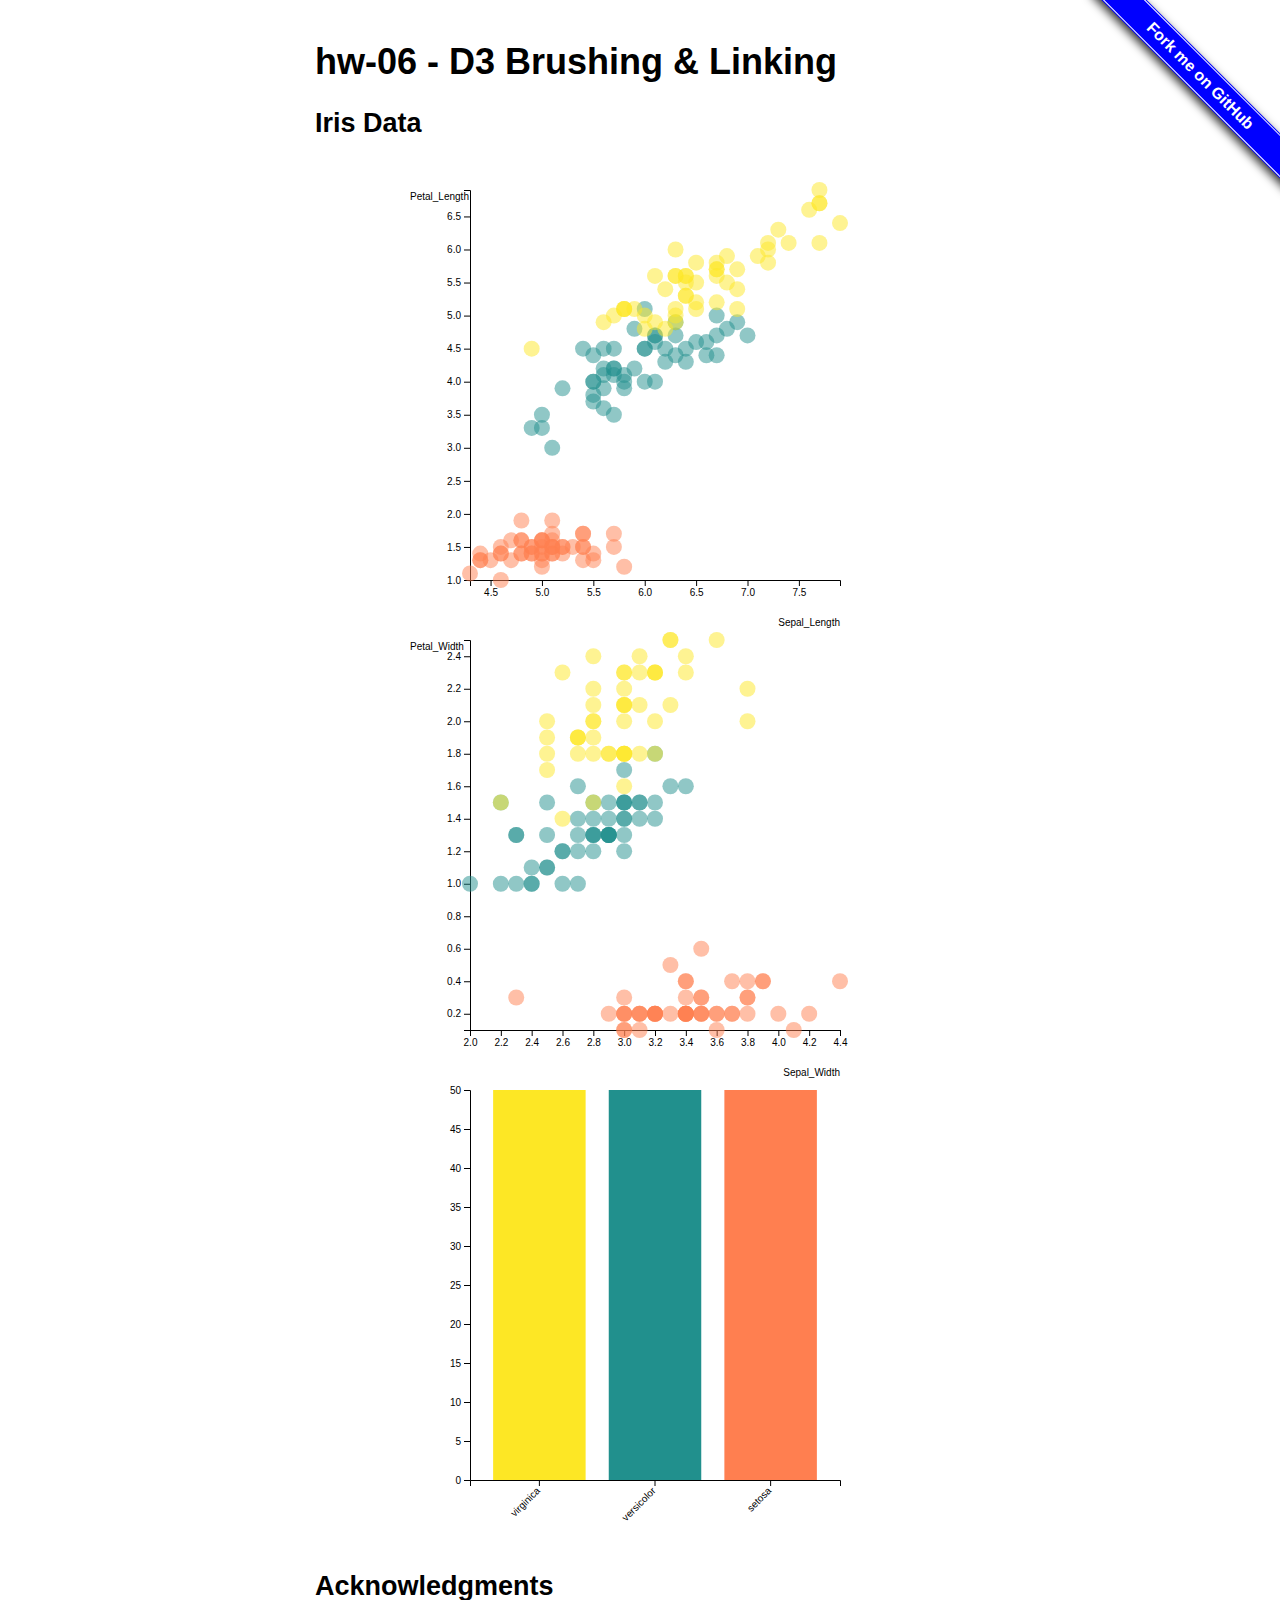
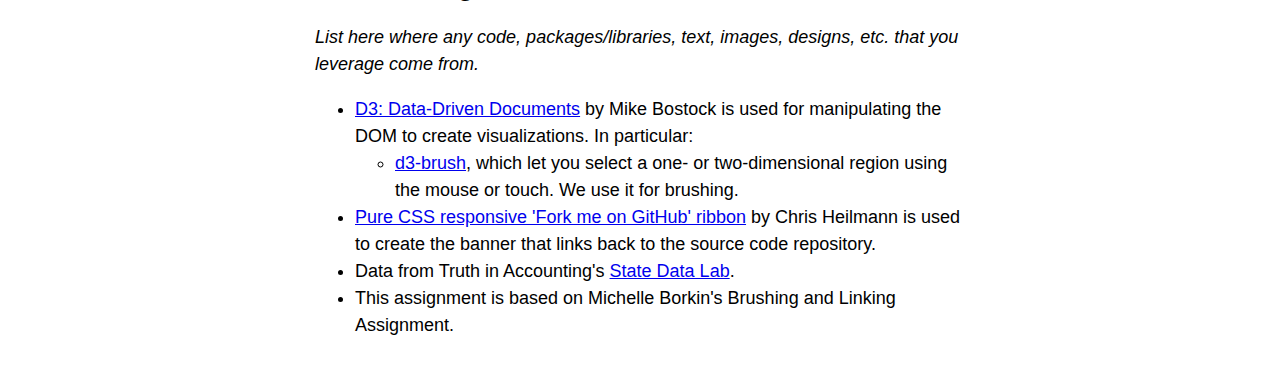
<file: index.html>
<!DOCTYPE html>
<html lang='en'>

<!-- Metadata -->
<head>
  <meta charset='utf-8'>

  <!-- Title -->
  <title>hw-06 - D3 Brushing &amp; Linking</title>
  
  <!-- CSS Styling -->
  <link rel='stylesheet' href='style.css'>

  <!-- Favicons -->
  <link rel='apple-touch-icon' sizes='180x180' href='favicons/apple-touch-icon.png'>
  <link rel='icon' type='image/png' sizes='32x32' href='favicons/favicon-32x32.png'>
  <link rel='icon' type='image/png' sizes='16x16' href='favicons/favicon-16x16.png'>
  <link rel='manifest' href='favicons/site.webmanifest'>
  <link rel='shortcut icon' href='favicons/favicon.ico'>
  <meta name='msapplication-TileColor' content='#da532c'>
  <meta name='msapplication-config' content='favicons/browserconfig.xml'>
  <meta name='theme-color' content='#ffffff'>
</head>

<!-- Main page content -->
<body>

  <!-- Update this with your GitHub repo URL -->
  <span id='forkongithub'><a href='https://github.com/DS4200-Fall21-Sec02/hw-06-d3-brushing-and-linking-hw-06-d3-brushing-linking-wt-rw-lp.git'>Fork me on GitHub</a></span>

  <div class='content-column'>
    <h1>hw-06 - D3 Brushing &amp; Linking</h1>
    <h2>Iris Data</h2>  
  </div>
  
  <!-- Visualization goes here -->
  <div class='vis-holder'>
    <div class="vis-holder" id='dataviz_brushScatter'></div>
  </div>

  <!-- Visualization goes here -->
  <div class='vis-holder2'>
    <div class="vis-holder2" id='dataviz_brushScatter2'></div>
  </div>

  <div class='vis-holder3'>
    <div class="vis-holder3" id='dataviz_brushScatter3'></div>
  </div>
 
  <!-- Further writeup -->
  <div class='content-column'>
    <h2>Acknowledgments</h2>

    <p>
      <em>List here where any code, packages/libraries, text, images, designs, etc. that you leverage come from.</em>
    </p>

    <ul>
      <li><a href='https://d3js.org/'>
        D3: Data-Driven Documents</a>
        by Mike Bostock is used for manipulating the DOM to create visualizations. In particular:
        <ul>
          <li><a href='https://github.com/d3/d3-brush'>d3-brush</a>, which let you select a one- or two-dimensional region using the mouse or touch. We use it for brushing.</li>
        </ul>
      </li>
      <li><a href='https://codepo8.github.io/css-fork-on-github-ribbon/#'>
        Pure CSS responsive 'Fork me on GitHub' ribbon</a>
        by Chris Heilmann is used to create the banner that links back to the source code repository.
      </li>
      <li>Data from Truth in Accounting's <a href='https://www.statedatalab.org/state_data_and_comparisons/'>State Data Lab</a>.
      </li>
      <li>This assignment is based on Michelle Borkin's Brushing and Linking Assignment.
      </li>
    </ul>
  </div>

  <!-- Scripts at the end avoid need for dealing with async, defer, or onload event handlers -->
  <script src='lib/d3.v6.1.1/d3.min.js'></script>
  <script src='brushinglinkingstarter.js'></script>
</body>

</html>
</file>
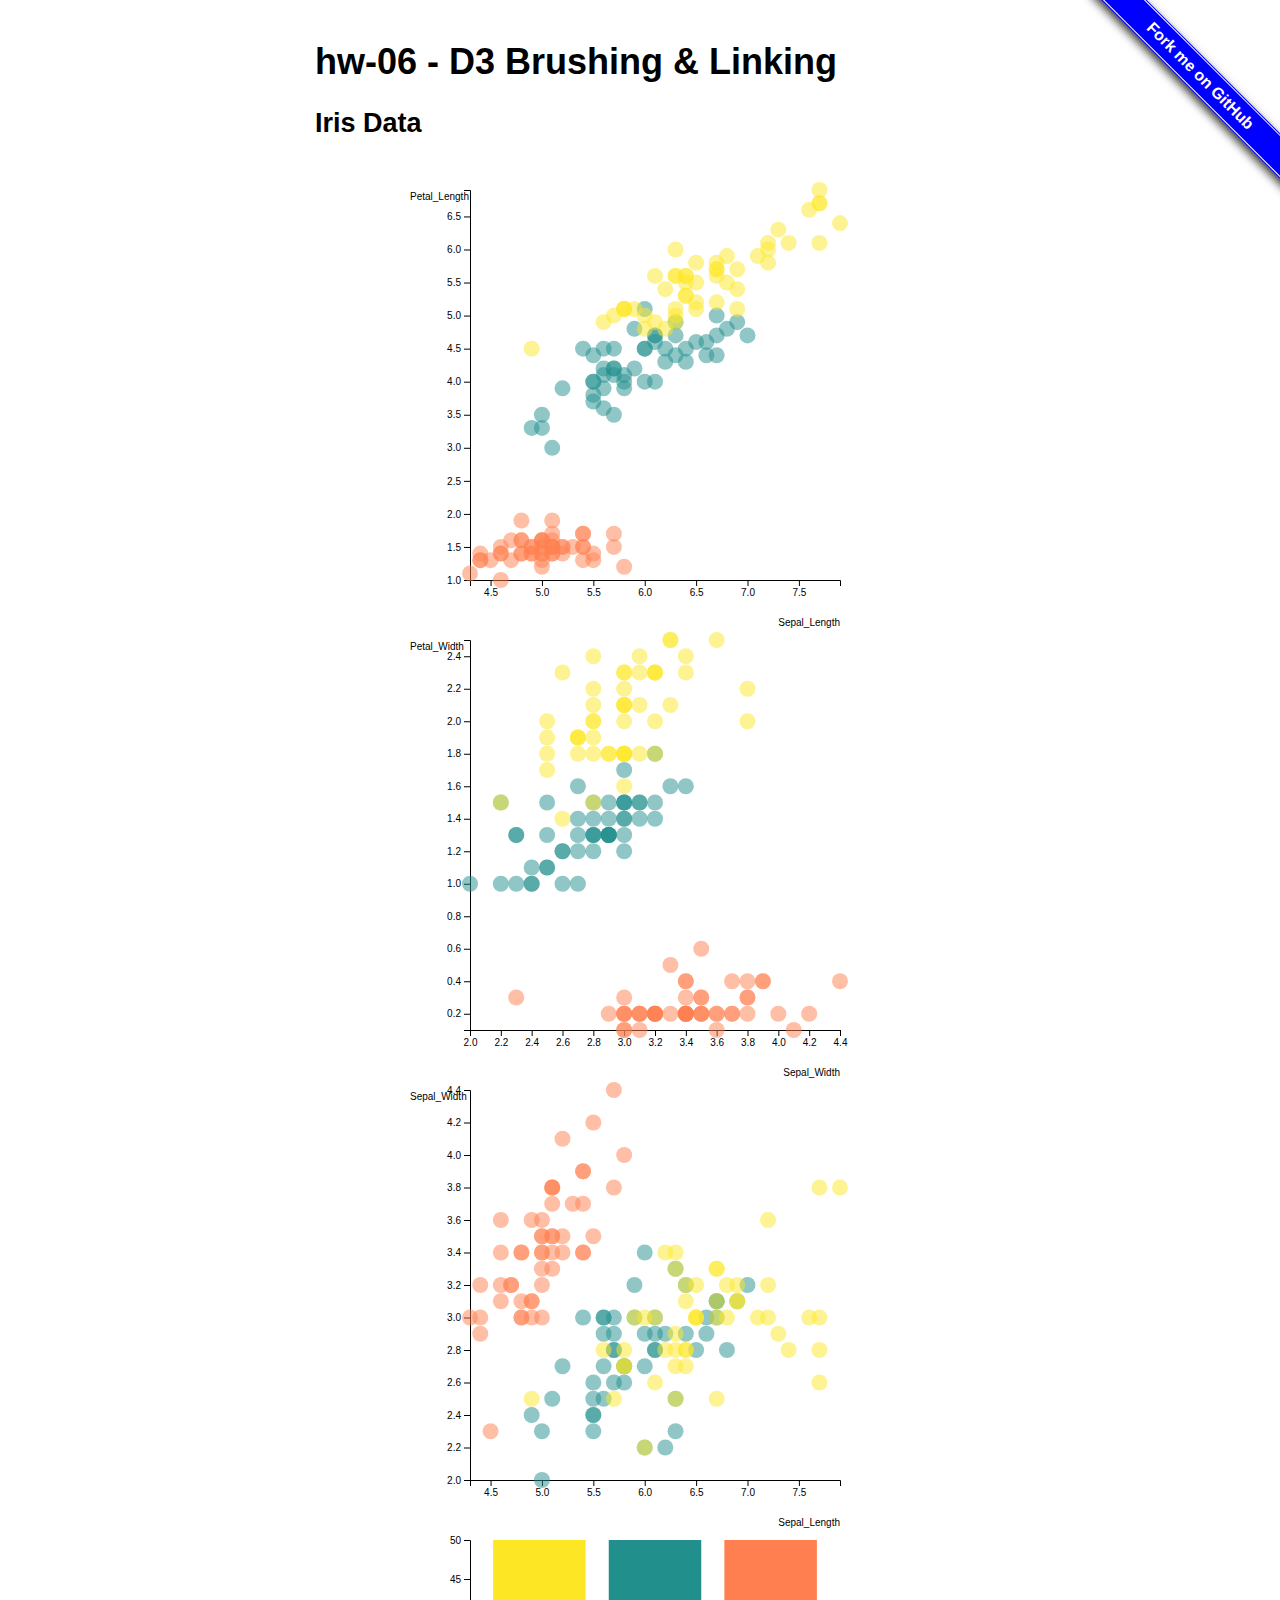
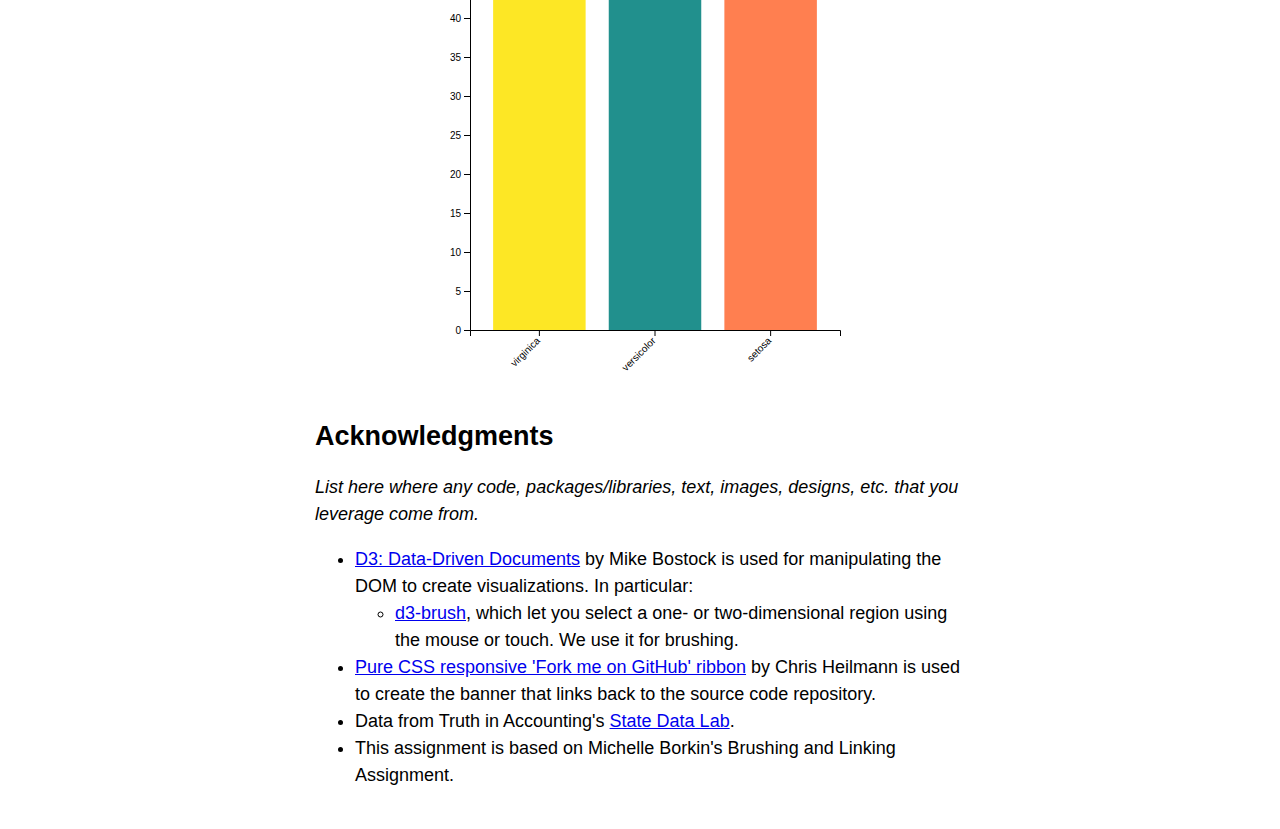
<file: hw-06-d3-brushing-and-linking-hw-06-d3-brushing-linking-wt-rw-lp/index.html>
<!DOCTYPE html>
<html lang='en'>

<!-- Metadata -->
<head>
  <meta charset='utf-8'>

  <!-- Title -->
  <title>hw-06 - D3 Brushing &amp; Linking</title>
  
  <!-- CSS Styling -->
  <link rel='stylesheet' href='style.css'>

  <!-- Favicons -->
  <link rel='apple-touch-icon' sizes='180x180' href='favicons/apple-touch-icon.png'>
  <link rel='icon' type='image/png' sizes='32x32' href='favicons/favicon-32x32.png'>
  <link rel='icon' type='image/png' sizes='16x16' href='favicons/favicon-16x16.png'>
  <link rel='manifest' href='favicons/site.webmanifest'>
  <link rel='shortcut icon' href='favicons/favicon.ico'>
  <meta name='msapplication-TileColor' content='#da532c'>
  <meta name='msapplication-config' content='favicons/browserconfig.xml'>
  <meta name='theme-color' content='#ffffff'>
</head>

<!-- Main page content -->
<body>

  <!-- Update this with your GitHub repo URL -->
  <span id='forkongithub'><a href='https://github.com/DS4200-Fall21-Sec02/hw-06-d3-brushing-and-linking-hw-06-d3-brushing-linking-wt-rw-lp.git'>Fork me on GitHub</a></span>

  <div class='content-column'>
    <h1>hw-06 - D3 Brushing &amp; Linking</h1>
    <h2>Iris Data</h2>  
  </div>
  
  <!-- Visualization goes here -->
  <div class='vis-holder'>
    <div class="vis-holder" id='dataviz_brushScatter'></div>
  </div>

  <!-- Visualization goes here -->
  <div class='vis-holder2'>
    <div class="vis-holder2" id='dataviz_brushScatter2'></div>
  </div>

  <div class='vis-holder4'>
    <div class="vis-holder4" id='dataviz_brushScatter4'></div>
  </div>

  <div class='vis-holder3'>
    <div class="vis-holder3" id='dataviz_brushScatter3'></div>
  </div>
 
  <!-- Further writeup -->
  <div class='content-column'>
    <h2>Acknowledgments</h2>

    <p>
      <em>List here where any code, packages/libraries, text, images, designs, etc. that you leverage come from.</em>
    </p>

    <ul>
      <li><a href='https://d3js.org/'>
        D3: Data-Driven Documents</a>
        by Mike Bostock is used for manipulating the DOM to create visualizations. In particular:
        <ul>
          <li><a href='https://github.com/d3/d3-brush'>d3-brush</a>, which let you select a one- or two-dimensional region using the mouse or touch. We use it for brushing.</li>
        </ul>
      </li>
      <li><a href='https://codepo8.github.io/css-fork-on-github-ribbon/#'>
        Pure CSS responsive 'Fork me on GitHub' ribbon</a>
        by Chris Heilmann is used to create the banner that links back to the source code repository.
      </li>
      <li>Data from Truth in Accounting's <a href='https://www.statedatalab.org/state_data_and_comparisons/'>State Data Lab</a>.
      </li>
      <li>This assignment is based on Michelle Borkin's Brushing and Linking Assignment.
      </li>
    </ul>
  </div>

  <!-- Scripts at the end avoid need for dealing with async, defer, or onload event handlers -->
  <script src='lib/d3.v6.1.1/d3.min.js'></script>
  <script src='js/brushinglinkingstarter.js'></script>
</body>

</html>
</file>
<file: style.css>
/* General formatting */
body {
	padding: 0 10px;
	font: 18px/1.5 -apple-system, BlinkMacSystemFont, "avenir next",avenir, "Segoe UI", "lucida grande", "helvetica neue", helvetica, "Fira Sans",roboto, noto, "Droid Sans", cantarell, oxygen, ubuntu, "franklin gothic medium", "century gothic", "Liberation Sans",
	sans-serif;
}

h1, h2, h3 {
	line-height: 1.2
}

.selected {
  opacity: 1 !important;
  stroke: black;
  stroke-width: 2px;
}

/* Your text should be in a nice narrow column */
.content-column {
	max-width: 650px;
	margin: 40px auto;
}

/* But your visualization should be full-width and full-height */
.vis-holder {
  width: 100%;
  height: 100%;
  display: flex;
  justify-content: center; 
  margin: 0 auto;
}

.vis-holder2 {
  width: 100%;
  height: 100%;
  display: flex;
  justify-content: center; 
  margin: 0 auto;
}

.vis-holder3 {
  width: 100%;
  height: 100%;
  display: flex;
  justify-content: center; 
  margin: 0 auto;
}

/* The line chart will take the left half of the screen */
.linechart-holder {
  flex: 0 0 50%;
}

/* The scatterplot will take the right half of the screen */
.scatterplot-holder {
  flex: 1;
}

/* Default style for marks and channels used */
.point {
  fill: white;
  stroke: #69b3a2;
  stroke-width: 3;
}

.linePath {
  fill: none;
  stroke: black;
  stroke-width: 1.5;
}

.axisLabel {
  fill: #475d7c;
}

/* Style for selected marks (circles) */
circle.selected {
  fill: pink;
  stroke: red;
  opacity: .5;
}

/* Style for selected marks (table rows) */
tr.selected {
  background-color: pink;
}

rect.selected {
	stroke: black;
	stroke-width: 3;
}

/* Pretty table layout */
table {
  font-size: 14px;
  border-collapse: separate;
  /* vertical | horizontal */
  border-spacing: 0 0;
  text-align: right;
  margin: 0 auto;
}

th, td {
  /* vertical | horizontal */
  padding: 0 8px;
}

/* Don't also do text drag selection */
table.text-unselectable {
  -webkit-touch-callout: none;
  -webkit-user-select: none;
  -khtml-user-select: none;
  -moz-user-select: none;
  -ms-user-select: none;
  -o-user-select: none;
  user-select: none;
  cursor: default;
}

/* Recreate the D3 brush style... */
tr.mouseover {
  background-color: #d6d6d6;
}

/* ...but add a darker selected and brushed color. */
tr.mouseover.selected{
  background-color: #e08fa3;
}

/* Fork on GitHub ribbon via https://codepo8.github.io/css-fork-on-github-ribbon/# */  
#forkongithub a{
	background:#00F;
	color:#fff;
	text-decoration:none;
	font-family:arial,sans-serif;
	text-align:center;
	font-weight:bold;
	padding:5px 40px;
	font-size:1rem;
	line-height:1.4rem;
	position:relative;
	transition:0.5s;
}
#forkongithub a:hover{
	background:#118;
	color:#fff;
}
#forkongithub a::before,#forkongithub a::after{
	content:"";
	width:100%;
	display:block;
	position:absolute;
	top:1px;
	left:0;
	height:1px;
	background:#fff;
}
#forkongithub a::after{
	bottom:1px;
	top:auto;
}
@media screen and (min-width:1000px){
	#forkongithub{
		position:absolute;
		display:block;
		top:0;
		right:0;
		width:200px;
		overflow:hidden;
		height:200px;
		z-index:9999;
	}
	#forkongithub a{
		width:200px;
		position:absolute;
		top:60px;
		right:-60px;
		transform:rotate(45deg);
		-webkit-transform:rotate(45deg);
		-ms-transform:rotate(45deg);
		-moz-transform:rotate(45deg);
		-o-transform:rotate(45deg);
		box-shadow:4px 4px 10px rgba(0,0,0,0.8);
	}
}
</file>
<file: hw-06-d3-brushing-and-linking-hw-06-d3-brushing-linking-wt-rw-lp/style.css>
/* General formatting */
body {
	padding: 0 10px;
	font: 18px/1.5 -apple-system, BlinkMacSystemFont, "avenir next",avenir, "Segoe UI", "lucida grande", "helvetica neue", helvetica, "Fira Sans",roboto, noto, "Droid Sans", cantarell, oxygen, ubuntu, "franklin gothic medium", "century gothic", "Liberation Sans",
	sans-serif;
}

h1, h2, h3 {
	line-height: 1.2
}

.selected {
  opacity: 1 !important;
  stroke: black;
  stroke-width: 2px;
}

/* Your text should be in a nice narrow column */
.content-column {
	max-width: 650px;
	margin: 40px auto;
}

/* But your visualization should be full-width and full-height */
.vis-holder {
  width: 100%;
  height: 100%;
  display: flex;
  justify-content: center; 
  margin: 0 auto;
}

.vis-holder2 {
  width: 100%;
  height: 100%;
  display: flex;
  justify-content: center; 
  margin: 0 auto;
}

.vis-holder3 {
  width: 100%;
  height: 100%;
  display: flex;
  justify-content: center; 
  margin: 0 auto;
}

.vis-holder4 {
  width: 100%;
  height: 100%;
  display: flex;
  justify-content: center; 
  margin: 0 auto;
}

/* The line chart will take the left half of the screen */
.linechart-holder {
  flex: 0 0 50%;
}

/* The scatterplot will take the right half of the screen */
.scatterplot-holder {
  flex: 1;
}

/* Default style for marks and channels used */
.point {
  fill: white;
  stroke: #69b3a2;
  stroke-width: 3;
}

.linePath {
  fill: none;
  stroke: black;
  stroke-width: 1.5;
}

.axisLabel {
  fill: #475d7c;
}

/* Style for selected marks (circles) */
circle.selected {
  fill: pink;
  stroke: red;
  opacity: .5;
}

/* Style for selected marks (table rows) */
tr.selected {
  background-color: pink;
}

rect.selected {
	stroke: black;
	stroke-width: 3;
}

/* Pretty table layout */
table {
  font-size: 14px;
  border-collapse: separate;
  /* vertical | horizontal */
  border-spacing: 0 0;
  text-align: right;
  margin: 0 auto;
}

th, td {
  /* vertical | horizontal */
  padding: 0 8px;
}

/* Don't also do text drag selection */
table.text-unselectable {
  -webkit-touch-callout: none;
  -webkit-user-select: none;
  -khtml-user-select: none;
  -moz-user-select: none;
  -ms-user-select: none;
  -o-user-select: none;
  user-select: none;
  cursor: default;
}

/* Recreate the D3 brush style... */
tr.mouseover {
  background-color: #d6d6d6;
}

/* ...but add a darker selected and brushed color. */
tr.mouseover.selected{
  background-color: #e08fa3;
}

/* Fork on GitHub ribbon via https://codepo8.github.io/css-fork-on-github-ribbon/# */  
#forkongithub a{
	background:#00F;
	color:#fff;
	text-decoration:none;
	font-family:arial,sans-serif;
	text-align:center;
	font-weight:bold;
	padding:5px 40px;
	font-size:1rem;
	line-height:1.4rem;
	position:relative;
	transition:0.5s;
}
#forkongithub a:hover{
	background:#118;
	color:#fff;
}
#forkongithub a::before,#forkongithub a::after{
	content:"";
	width:100%;
	display:block;
	position:absolute;
	top:1px;
	left:0;
	height:1px;
	background:#fff;
}
#forkongithub a::after{
	bottom:1px;
	top:auto;
}
@media screen and (min-width:1000px){
	#forkongithub{
		position:absolute;
		display:block;
		top:0;
		right:0;
		width:200px;
		overflow:hidden;
		height:200px;
		z-index:9999;
	}
	#forkongithub a{
		width:200px;
		position:absolute;
		top:60px;
		right:-60px;
		transform:rotate(45deg);
		-webkit-transform:rotate(45deg);
		-ms-transform:rotate(45deg);
		-moz-transform:rotate(45deg);
		-o-transform:rotate(45deg);
		box-shadow:4px 4px 10px rgba(0,0,0,0.8);
	}
}
</file>
